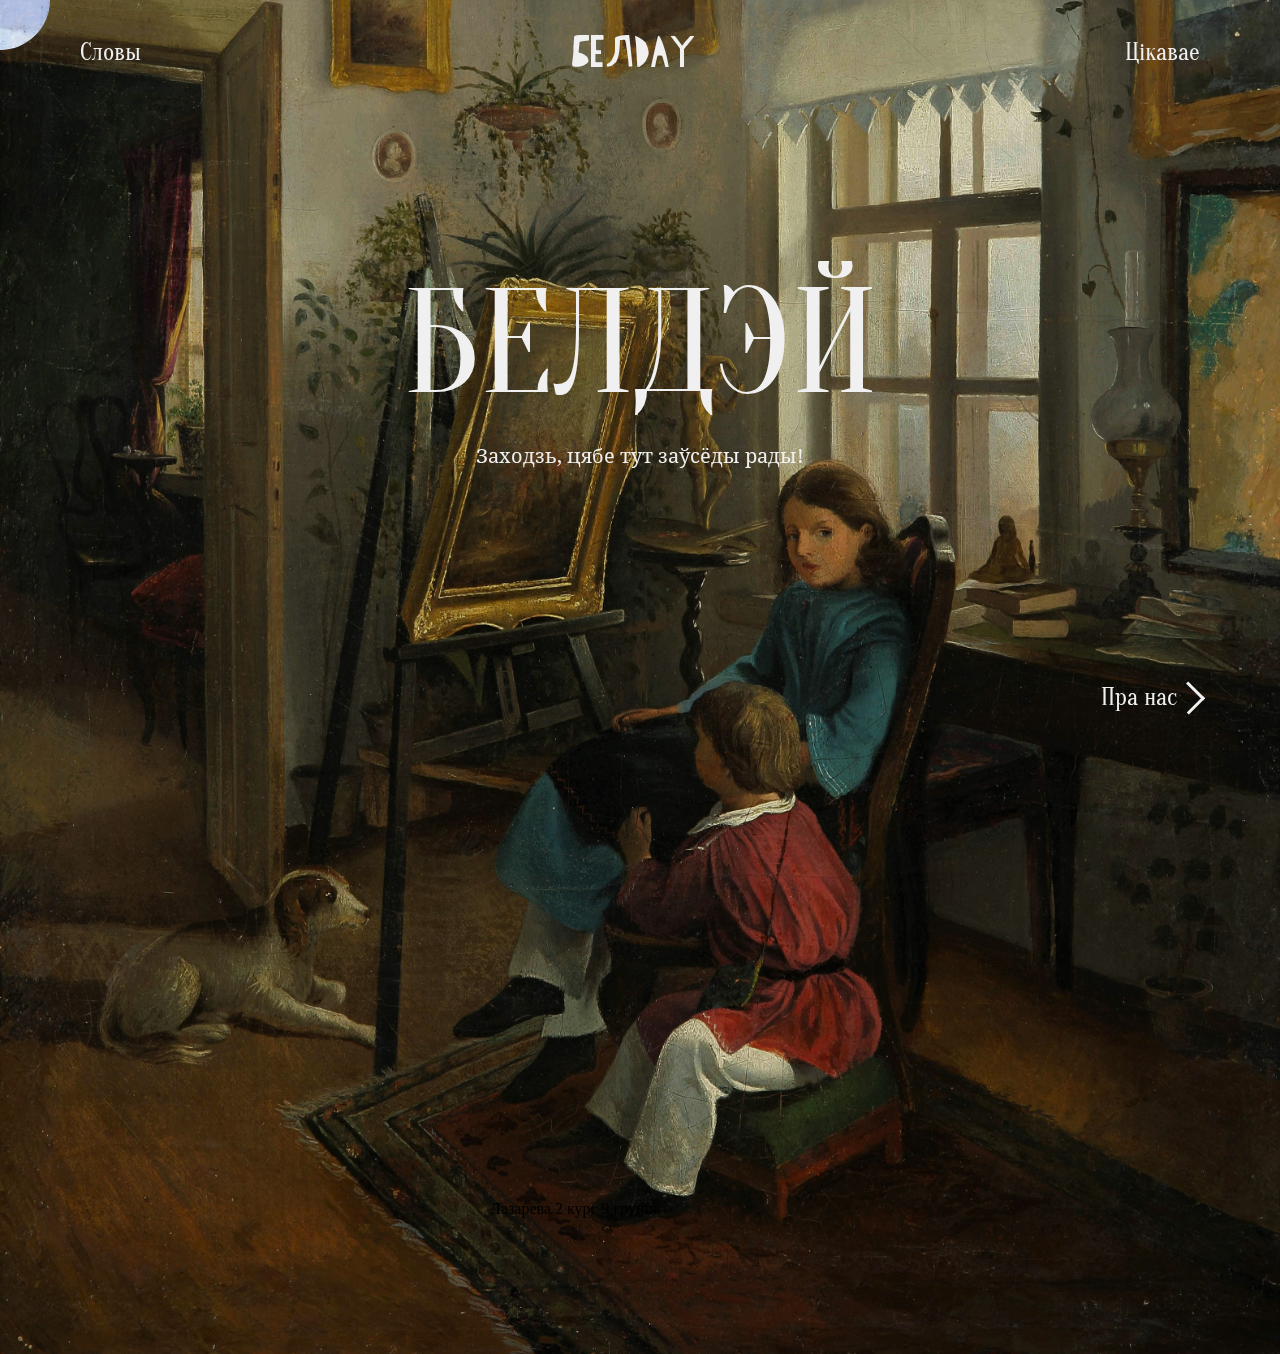
<file: index.html>
<!DOCTYPE html>
<html lang="en">
<head>
    <meta charset="UTF-8">
    <meta http-equiv="X-UA-Compatible" content="IE=edge">
    <meta name="viewport" content="width=device-width, initial-scale=1.0">
    <title>belday</title>
    <script defer src="js/app.js"></script> 
    <link rel="stylesheet" href="css/style.css">
    <link rel="stylesheet" href="css/reset.css">
    <link rel="stylesheet" href="css/main.css">
    <link rel="stylesheet" href="css/header.css">
    <link rel="stylesheet" href="css/xml.css">
</head>
<body>
    <!-- <div class="mask">
        <div class="loader"></div>
    </div> -->
    <div  class="site-container">
        <div class="cursor"></div>
        <header class="header"></header>
        <main data-tooltip1="И. Хруцкий. В&nbsp;комнатах&nbsp;усадьбы художника в&nbsp;Захарничах. 1850-е" class="main">
            <section class="first">
                <div class="container first__container">
                    <h1 class="fitst__title">БЕЛДЭЙ</h1>
                    <div class="first__descr">Заходзь, цябе тут заўсёды рады!</div>
                </div>
            </section>
            <section class="container about flex">
                <a href="about.html" class="about__link">Пра нас</a>
                <a href="about.html" class="arrow"></a>
            </section>
        </main>
        <footer class="footer">
            <div class="footer__link"><iframe src="css/siteby.xml" frameborder="0"></iframe></div>
        </footer>
        <!-- <footer class="footer">
            <div class="container footer__container ">
                <div class="footer__link">site by
                    <span class="tooltiptext">Лазарева 2&nbsp;курс 9&nbsp;группа 2021</span>
                </div>
            </div>
        </footer> -->
    </div>
</body>
</html>
</file>
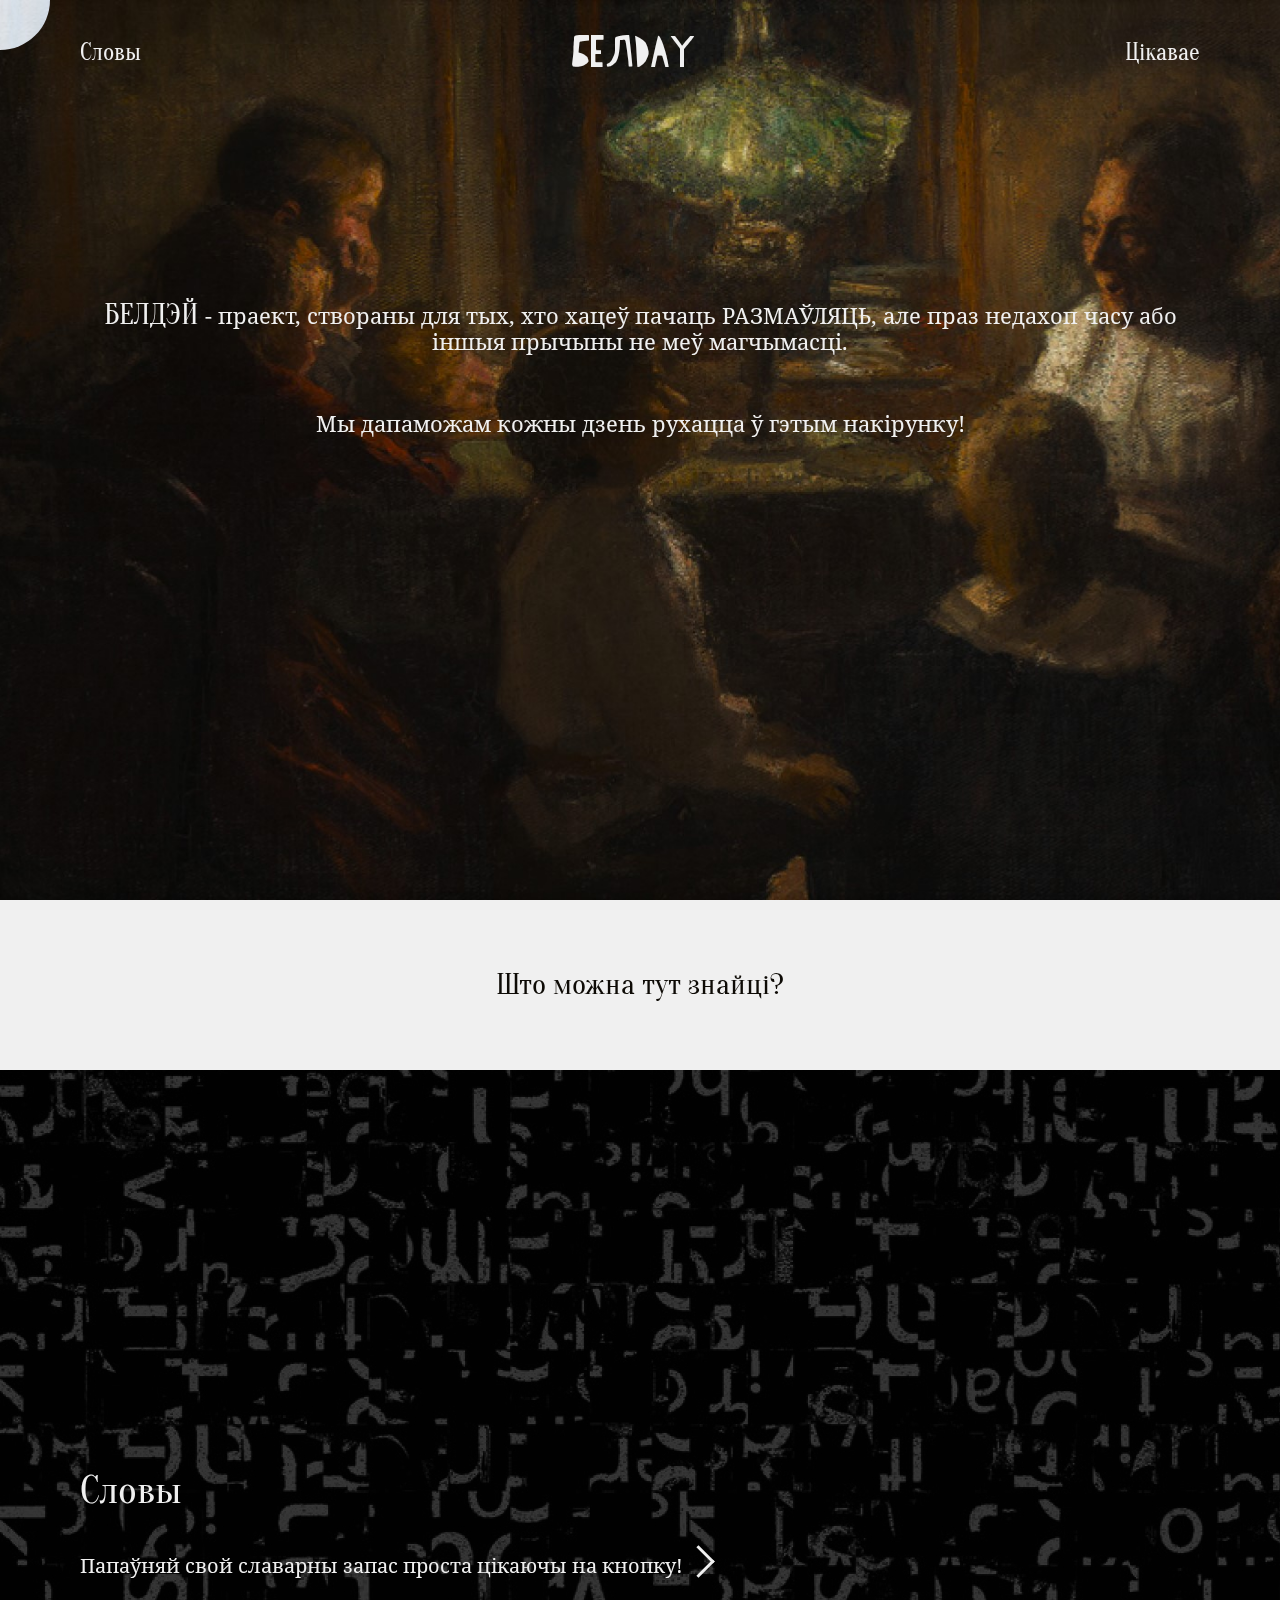
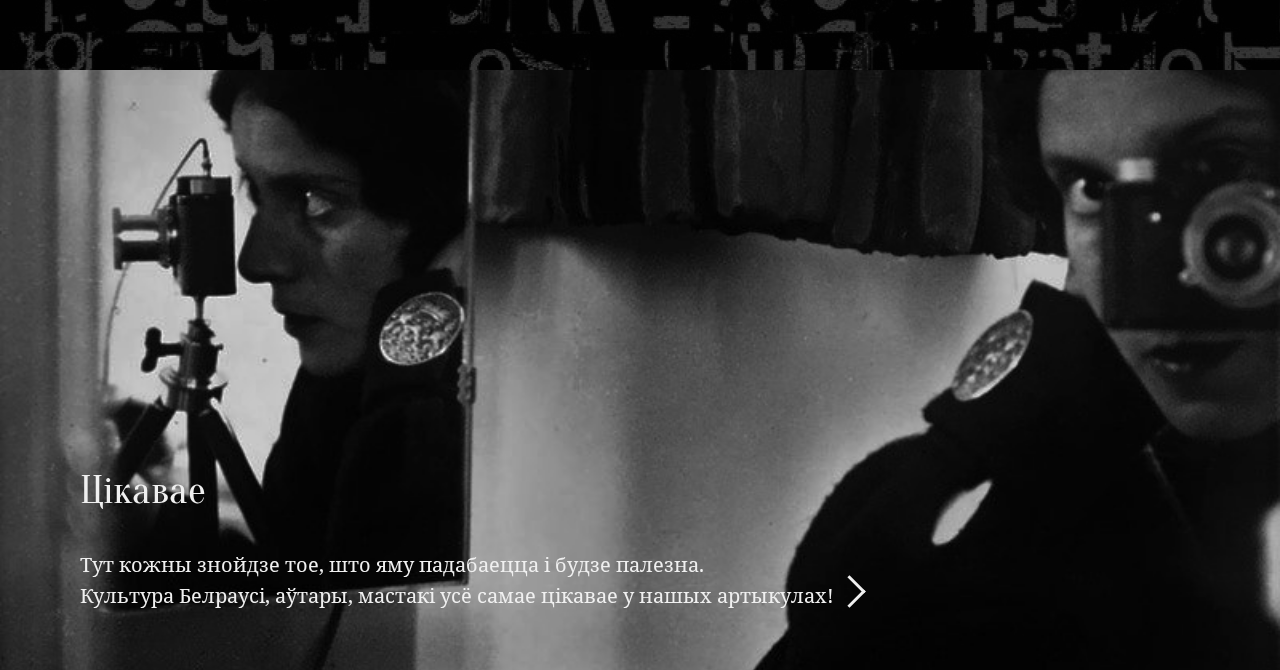
<file: about.html>
<!DOCTYPE html>
<html lang="en">
<head>
    <meta charset="UTF-8">
    <meta http-equiv="X-UA-Compatible" content="IE=edge">
    <meta name="viewport" content="width=device-width, initial-scale=1.0">
    <title>Пра праект</title>
    <script defer src="js/app.js"></script>
    <link rel="stylesheet" href="css/header.css">
    <link rel="stylesheet" href="css/main.css">
    <link rel="stylesheet" href="css/about.css">
    <link rel="stylesheet" href="css/reset.css">

</head>
<body>
    <div class="site-container">
        <div class="cursor"></div>
        <header class="header"></header>
        <main class="main__about">
            <section data-tooltip="Л. Альперович. Вечер&nbsp;в&nbsp;семье. 1913" class="first__about">
                <div class="container first_about_container ">
                    <div class="about__descr1"><span class="title">БЕЛДЭЙ</span> - праект, створаны для тых, хто хацеў пачаць РАЗМАЎЛЯЦЬ,
                        але праз недахоп часу або іншыя прычыны не меў магчымасці.</div>
                    <div class="about__descr2">Мы дапаможам кожны дзень рухацца ў гэтым накірунку!</div>
                </div>
            </section>
            <section class="sections">
                <div class="container question">Што можна тут знайці?</div>
                <a href="words.html">
                    <div class="container sections__words parallax">
                        <div class="section_words_title">Словы</div>
                        <a href="words.html" class="words_descr">Папаўняй свой славарны запас проста цікаючы на кнопку!</a>
                        <a href="words.html" class="arrow"></a>
                    </div>
                </a>
                <a href="articals.html">
                    <div class="container sections__articals">
                        <div class="section_articals_title">Цікавае</div>
                        <a href="about.html" class="articals_descr">Тут кожны знойдзе тое, што яму падабаецца і будзе палезна.<br> 
                            Культура&nbsp;Белраусі, аўтары, мастакі  усё самае цікавае у нашых артыкулах!</a>
                        <a href="about.html" class="arrow"></a>
                    </div>
                </a>
            </section>
        </main>
    </div>
</body>
</html>
</file>
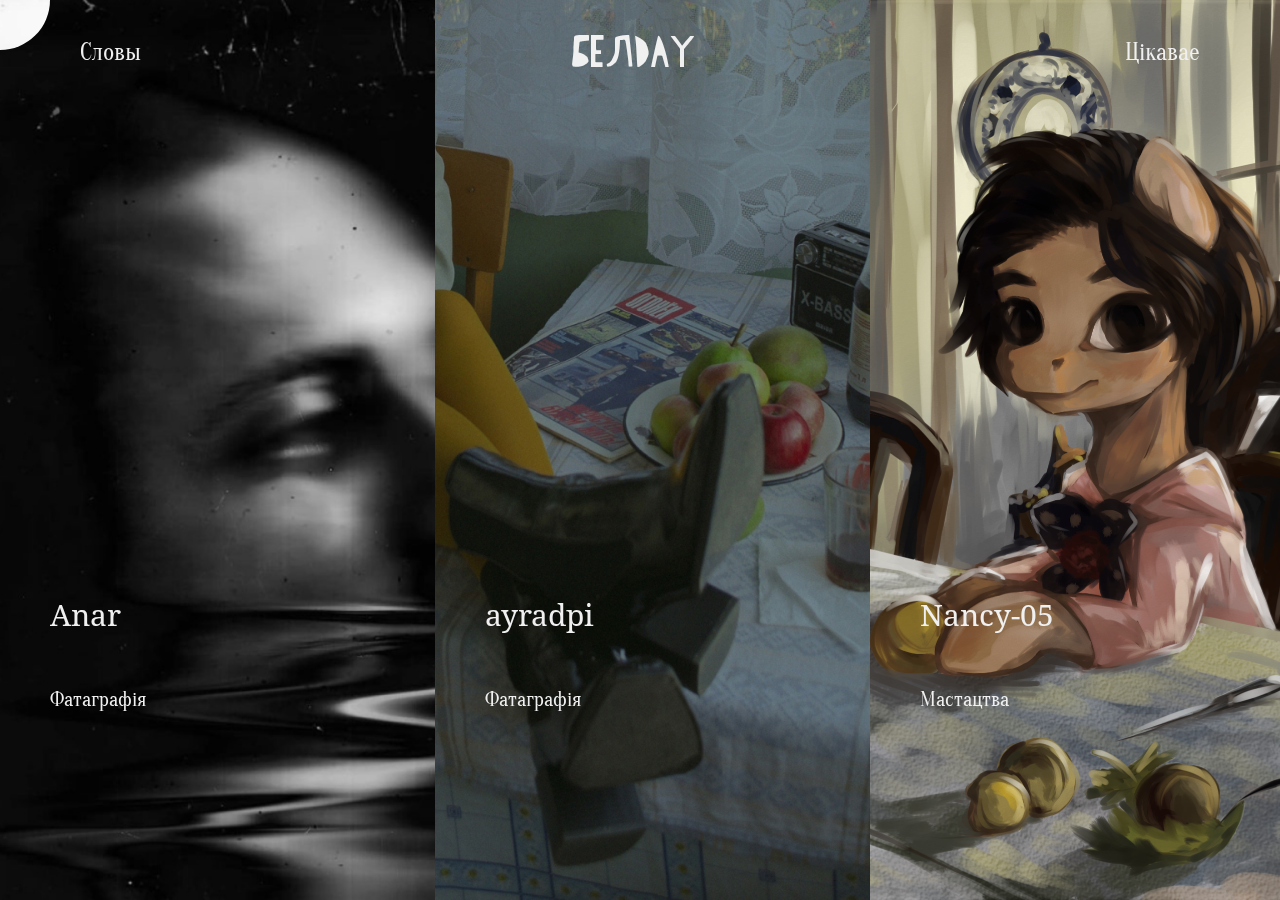
<file: articals.html>
<!DOCTYPE html>
<html lang="en">
<head>
    <meta charset="UTF-8">
    <meta http-equiv="X-UA-Compatible" content="IE=edge">
    <meta name="viewport" content="width=device-width, initial-scale=1.0">
    <title>Цікавае</title>
    <script defer src="js/app.js"></script>
    <link rel="stylesheet" href="css/header.css">
    <link rel="stylesheet" href="css/reset.css">
    <link rel="stylesheet" href="css/main.css">
    <link rel="stylesheet" href="css/articals.css">
</head>
<body>
    <div class="site-container">
        <div class="cursor"></div>
        <header class="header"></header>
        <div class="blocks__articals">

            <a href="anar.html">
                <div class="artic" style="background-image: url(/img/anar/articAnar.jpg);">

                    <div class="title__artical">Anar</div>
                    <div class="source__artical">Фатаграфія</div>

                </div>
            </a>
            <a href="ayradpi.html">
                <div class="artic" style="background-image: url(/img/ayradpi/ayradpiArtic.jpg);">

                    <div class="title__artical">ayradpi</div>
                    <div class="source__artical">Фатаграфія</div>

                </div>
            </a>
            <a href="ponific.html">
                <div class="artic" style="background-image: url(/img/nancy-05/ponificArtic2.png);">

                    <div class="title__artical">Nancy-05</div>
                    <div class="source__artical">Мастацтва</div>

                </div>
            </a>
        
        </div>
    </div>
</body>
</html>
</file>
<file: css/style.css>
/* .mask{
    width: 100%;
    height: 100%;
    background-color: var(--main-dark-color);
    position: fixed;
    top: 0;
    z-index: 200;
    transition: 0.6s;
    display: flex;
    justify-content: center;
    align-items: center;
}
.loader {
    margin: auto;
    width: 75px;
    height: 75px;
    border:10px solid #17130A;
    border-radius: 50%;
    border-left-color: var(--main-light-color);
    animation: loader 1.3s linear infinite;
   }
@keyframes loader {
    100% {
     transform: rotate(360deg);
    }
}
.hide{
    opacity: 0;
} */
[data-tooltip] {
    position: relative; /* Относительное позиционирование */ 
    align-items: center;
}
[data-tooltip]::after {
    font-family: 'Oranienbaum';
    font-size: 20px;
    /* align-items: center; */
    content: attr(data-tooltip); /* Выводим текст */
    position: absolute; /*Абсолютное позиционирование*/
    width: 200px; /* Ширина подсказки */
    height: 200px;
    border-radius: 50%;
    left: 50px; top: 0; /* Положение подсказки */
    /*background-color: var(--main-dark-color); цвет фона*/
    color: var(--main-light-color); /* Цвет текста */
    padding-left: 25px;
    padding-top: 30px; /* Поля вокруг текста */
    pointer-events: none; /* Подсказка */
    opacity: 0; /* Подсказка невидима */
    transition: 1s; /* Время появления подсказки */
    line-height: 25px;
} 
[data-tooltip]:hover::after {
    opacity: 1; /* Показываем подсказку */
    margin-top: 630px; /* Положение подсказки */
}
/* a:hover ~ .cursor{
    transform: scale(6);
} */
body{
    background-image: url(../img/bodyFon.png);
    background-size: cover;
    background-repeat: no-repeat;
    background-position: center;
}
.container{
    max-width: 1734px;
    padding: 0 80px;
    margin: 0 auto;
}
.site-container{
    overflow: hidden;
}
.flex{
    display: flex;
}
.main{
    height: 1100px; /*1500*/
}
.first__container{
    position: relative;
    top: 180px;
    text-align: center;
}
.fitst__title{
    font-family: 'Oranienbaum';
    font-weight: 400;
    font-size: 150px;
    line-height: 87.8%;
    color: var(--main-light-color);
}
.first__descr{
    font-family: 'Noto Serif';
    font-weight: 400;
    font-size: 20px;
    margin-top: 35px;
    color: var(--main-light-color);
}
/* .source__container{
    margin-left: auto;
    width: 100px;
    height: 100px;

    background-color: var(--main-dark-color);
}
.source{

    color: var(--main-light-color);

} */
.about{
    margin-top: 400px;
}
.about__link{
    margin-left: auto;
    font-size: 24px;
    font-family: 'Oranienbaum';
    color: var(--main-light-color);
}
.arrow{
    margin-right: 0;
    border: solid var(--main-light-color);
    border-width: 0 3px 3px 0;
    display: inline-block;
    padding: 10px;
    transform: rotate(-45deg);
    -webkit-transform: rotate(-45deg);
}
.footer{
    width: 100%;
    clear: both;
    margin: 0 auto;
    text-align: center;
}
/* iframe{
    font-size: 24px;
    font-family: 'Oranienbaum';
    color: var(--main-light-color);
} */
/*
.footer__container{
	justify-content: space-between;
    position: relative;
}
.footer__link{
    padding: 30px 0;
    font-family: 'Noto Serif';
    font-size: 20px;
    color: var(--main-light-color);
}  
.footer__link .tooltiptext{
    visibility: hidden;
    width: 130px;
    background-color: var(--main-dark-color);
    color: var(--main-light-color);
    font-family: 'Oranienbaum';
    font-size: 20px;
    text-align: center;
    border-radius: 50%;
    padding: 20px 0;
    position: absolute;
    z-index: 1;
    bottom: 50px;
    left: 50%;
    margin-left: -65px;
    opacity: 0;
    transition: 0.3s;
} 
.footer__link:hover .tooltiptext {
    visibility: visible;
    opacity: 1;
}*/



/*адаптив start*/
@media (max-width: 992px) {
    .first__container{
        top: 250px;
    }
    .fitst__title{
        font-size: 130px;
    }
    .first__descr{
        font-size: 18px;
    }
    .about__link{
        font-size: 25px;
    }
    .arrow{
        padding: 10px;
    }
    .footer__link .tooltiptext{
        font-size: 16px;
    }
    .footer__link{
        font-size: 20px;
    }
    .about{
        margin-top: 550px;
    }
    .cursor{
        display: none;
    }
}
@media (max-width: 769px){
    body{
        height: 100vh;
        overflow: hidden;
    }
    .first__container{
        top: 250px;
    }
    .fitst__title{
        font-size: 120px;
    }
    .first__descr{
        font-size: 18px;
    }
    .about{
        margin-top: 400px;
    }
    .about__link{
        font-size: 18px;
    }
    .arrow{
        border-width: 0 1px 1px 0;
    }
    .footer{
        display: none;
    }
}
@media (max-width: 460px) {
    body{
        height: 100vh;
        overflow: hidden;
    }
    .container{
        padding-left: 30px;
        padding-right: 30px;
    }
    .first__container{
        top: 200px;
    }
    .fitst__title{
        font-size: 80px;
    }
    .first__descr{
        font-size: 15px;
        margin-top: 20px;
    }
    .about{
        margin-top: 300px;
    }
    .about__link{
        font-size: 15px;
    }
    .arrow{
        border-width: 0 1px 1px 0;
    }
    .footer{
        display: none;
    }
}
@media (max-width: 321px) {
    .first__container{
        top: 150px;
    }
    .fitst__title{
        font-size: 65px;
    }
    .first__descr{
        font-size: 13px;
    }
    .about{
        margin-top: 280px;
    }
    .container{
        padding-left: 30px;
        padding-right: 30px;
    }
    
}
/*адаптив end*/
</file>
<file: css/main.css>
:root{
    --main-light-color: #F0F0F0;
}
:root{
    --main-dark-color: #0E0B06;
}
@font-face {
    font-family: 'Oranienbaum';
    src: url(/fonts/OranienbaumRegular.ttf);
    font-display: swap;
    font-style: normal;
}
@font-face {
    font-family: 'Paper';
    src: url(/fonts/Paper.otf);
    font-display: swap;
    font-style: normal;
}
@font-face {
    font-family: 'Noto Serif';
    src: url(/fonts/NotoSerifRegular.ttf);
    font-display: swap;
    font-style: normal;
}
.cursor{
    z-index: 1000;
    position: relative;
    width: 100px;
    height: 100px;
    border-radius: 50%;
    background-color: #fff;
    transition: 0.1s;
    transform: translate(-50%, -50%);
    pointer-events: none;
    mix-blend-mode: difference;
}


::-webkit-scrollbar {
    width: 10px;
}

/* Track */
::-webkit-scrollbar-track {
    background-color: var(--main-dark-color); 
    opacity: 0.9;
}
 
/* Handle */
::-webkit-scrollbar-thumb {
    background-color: var(--main-light-color); 
}

/* ::-webkit-scrollbar-thumb:hover {
background-color: var(--main-light-color);} */
</file>
<file: css/header.css>
.header__container{
    padding-top: 30px;
    justify-content: space-between;
    align-items: center;
}
.header{
    position: absolute;
    left: 0;
    top: 0;
    width: 100%;
    z-index: 100;
}
.header_link{
    font-family: 'Oranienbaum';
    font-size: 24px;
    color: var(--main-light-color);
}
.logo{
    font-family: 'Paper';
	font-weight: 400;
	font-size: 45px;
	line-height: 1;
	text-align: center;
	color: var(--main-light-color);
	text-transform: uppercase;
}
@media (max-width: 992px) {
    .header_link{
        font-size: 25px;
    }
    .logo{
        font-size: 40px;
    }
}
@media (max-width: 768px){
    .header_link{
        font-size: 20px;
    }
    .logo{
        font-size: 36px;
    }
}
@media (max-width: 376px) {
    .header_link{
        font-size: 19px;
    }
    .logo{
        font-size: 28px;
    }
}
</file>
<file: css/xml.css>
footer{
    color: var(--main-light-color);
    font-family: 'Oranienbaum';
    font-size: 20px;
}
</file>
<file: css/about.css>
[data-tooltip] {
    position: relative; /* Относительное позиционирование */ 
    align-items: center;
}
[data-tooltip]::after {
    font-family: 'Oranienbaum';
    font-size: 20px;
    /* align-items: center; */
    content: attr(data-tooltip); /* Выводим текст */
    position: absolute; /*Абсолютное позиционирование*/
    width: 200px; /* Ширина подсказки */
    height: 200px;
    border-radius: 50%;
    left: 50px; top: 0; /* Положение подсказки */
    /*background-color: var(--main-dark-color); цвет фона*/
    color: var(--main-light-color); /* Цвет текста */
    padding-left: 25px;
    padding-top: 30px; /* Поля вокруг текста */
    pointer-events: none; /* Подсказка */
    opacity: 0; /* Подсказка невидима */
    transition: 1s; /* Время появления подсказки */
    line-height: 25px;
} 
[data-tooltip]:hover::after {
    opacity: 1; /* Показываем подсказку */
    margin-top: 630px; /* Положение подсказки */
}
.cursor{
    z-index: 1000;
    position: absolute;
    width: 100px;
    height: 100px;
    border-radius: 50%;
    background-color: var(--main-light-color);
    transition: 0.1s;
    transform: translate(-50%, -50%);
    pointer-events: none;
    mix-blend-mode: difference;
}
a{
    color: var(--main-light-color);
}
body{
    background-color: var(--main-light-color);
    overflow-x: hidden;
}
.header{
    padding-top: 30px;
}
.main{
    height: 1500px;
}
.container{
    max-width: 1734px;
    padding: 0 80px;
    margin: 0 auto;
}
.site-container{
    overflow: hidden;
}
.flex{
    display: flex;
}
.first__about{
    height: 100vh;
    min-height: 660px;
    background-image: url(../img/aboutFon2.jpg);
    background-position: center;    
    background-size: cover;
    background-repeat: no-repeat;
    color: var(--white-color);
}
.first_about_container{
    position: relative;
    padding-top: 300px;
    padding-bottom: 200px;
    height: 100%;
    text-align: center;
}
.about__descr1{
    font-family: 'Noto Serif';
    font-weight: 400;
    font-size: 22px;
    color: var(--main-light-color);
}
.about__descr2{
    font-family: 'Noto Serif';
    font-weight: 400;
    font-size: 22px;
    margin-top: 60px;
    color: var(--main-light-color);
}
.title{
    font-family: 'Oranienbaum';
    font-weight: 400;
    font-size: 30px;
    color: var(--main-light-color);
}
.question{
    padding: 70px;
    text-align: center;
    font-family: 'Oranienbaum';
    font-size: 30px;
    font-weight: 400;
    color: var(--main-dark-color);
}
.sections__words{
    background-image: url(/img/wordsSecPic.jpg);
    height: 600px;
    /* height: 100vh; */
}
.sections__articals{
    position: relative;
    background-image: url(/img/mostinfluential.jpg);
    background-repeat: no-repeat;
    background-position: center;
    background-size: cover;
    height: 600px;
    /* height: 100vh; */
}
.section_words_title, .section_articals_title{
    padding-top: 400px;
    font-family: 'Oranienbaum';
    font-size: 40px;
    font-style: normal;
    font-weight: normal;
    padding-bottom: 40px;
}
.words_descr, .articals_descr{
    font-family: 'Noto Serif';
    font-weight: normal;
    font-size: 20px;
    max-width: 800px;
    line-height: 30px;
}
.arrow {
    margin-right: 0;
    border: solid var(--main-light-color);
    border-width: 0 3px 3px 0;
    display: inline-block;
    padding: 10px;
    transform: rotate(-45deg);
    -webkit-transform: rotate(-45deg);
}


/*адаптив start*/
@media (max-width: 992px) {
    .first_about_container{
        padding-top: 270px;
    }
    .about__descr1, .about__descr2{
        font-size: 20px;
    }
    .question{
        font-size: 25px;
    }
    .words_descr, .articals_descr{
        font-size: 18px;
    }
    .section_words_title, .section_articals_title{
        font-size: 32px;
    }
    [data-tooltip]:hover::after {
        margin-top: 550px;
    }
    .title{
        font-size: 25px;
    }
    .cursor{
        display: none;
    }
}
@media (max-width: 768px){
    .about__descr1, .about__descr2{
        font-size: 16px;
    }
    .first_about_container{
        padding-top: 200px;
    }
    .words_descr, .articals_descr{
        font-size: 15px;
    }
    .section_words_title, .section_articals_title{
        font-size: 30px;
    }
    .title{
        font-size: 20px;
    }
    [data-tooltip]::after {
        font-size: 17px;
    }
    .first_about_container{
        padding-top: 250px;
    }
    .question{
        font-size: 22px;
    }
}
@media (max-width: 375px) {
    .first_about_container{
        padding-top: 170px;
    }
    .about__descr1, .about__descr2{
        font-size: 15px;
        margin-top: 60px;
    }
    .question{
        font-size: 20px;
    }
    .words_descr, .articals_descr{
        line-height: 70px;
    }
    .container{
        padding-left: 30px;
        padding-right: 30px;
    }
    [data-tooltip]::after {
        padding-left: 0;
        font-size: 15px;
    }
    .section_words_title, .section_articals_title{
        font-size: 27px;
        padding-top: 300px;
        padding-bottom: 0;
    }
    .question{
        padding: 40px;
    }
    .sections__words, .sections__articals{
        height: 400px;
    }
    .words_descr, .articals_descr{
        display: none;
    }
    .arrow{
        margin-left: 280px;
    }
}

/*адаптив end*/
</file>
<file: css/articals.css>
body{
    overflow-x: hidden;
}
.header{
    padding-top: 30px;
}
.flex{
    display: flex;
}
.cursor{
    z-index: 1000;
    position: absolute;
    width: 100px;
    height: 100px;
    border-radius: 50%;
    background-color: #fff;
    transition: 0.1s;
    transform: translate(-50%, -50%);
    pointer-events: none;
    mix-blend-mode: difference;
}
.container{
    max-width: 1734px;
    padding: 0 80px;
    margin: 0 auto;
}
.blocks__articals{
    display: flex;
    height: 100vh;
    width: 100vw;
} 
.artic{
    position: relative;
    height: 100vh;
    width: 34vw; 
    background-size: cover;
    background-position: center;
    background-repeat: no-repeat;
}
.title__artical{
    font-family: 'Noto Serif';
    position: absolute;
    font-size: 30px;
    font-weight: 400;
    top: 50%;
    margin-left: 50px;
    margin-top: 150px;
    color: var(--main-light-color);
}
.source__artical{
    position: absolute;
    font-family: 'Oranienbaum';
    font-size: 20px;
    font-weight: 400;
    top: 60%;
    margin-left: 50px;
    margin-top: 150px;
    color: var(--main-light-color);

}
/*.artic1{
    background-image: url(/img/zmrochnaArtic.jpg);
}
.artic2{
    background-image: url(/img/savitskiArtic.jpg);
}
.artic3{
    background-image: url(/img/dysaniaArtic.jpg);
}
.artic4{
    background-image: url(/img/ponificArtic.jpg);
}
.artic5{
    background-image: url(/img/ayradpiArtic.jpg);
}
.artic6{
    background-image: url(/img/booksArtic2.jpg);
}
*/

@media (max-width: 992px) {
    .cursor{
        display: none;
    }
    .artic{
        height: 105vh;
    }
   
}
@media (max-width: 768px){
    .blocks__articals{
        display: block;
    }
    .artic{
        width: 100vw;
    }
}
@media (max-width: 400px) {
    .container{
        padding-left: 30px;
        padding-right: 30px;
    }
}
</file>
